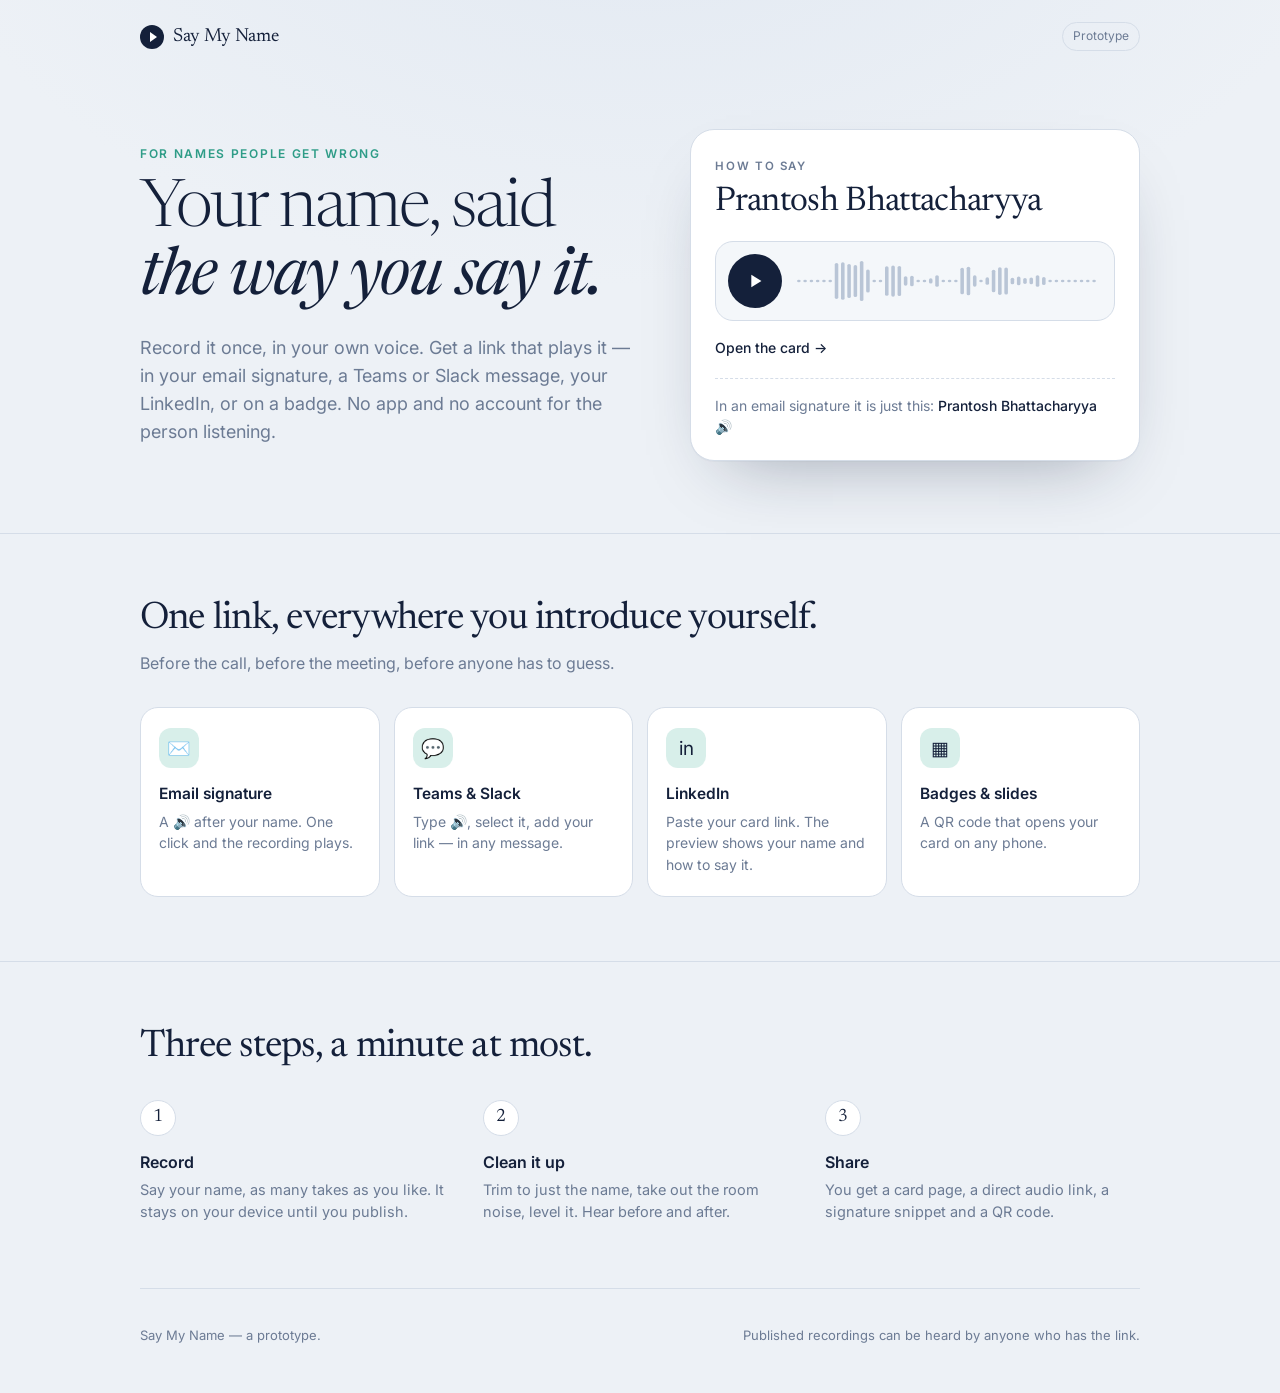
<file: docs/index.html>
<!DOCTYPE html>
<html lang="en">
<head>
<meta charset="utf-8">
<meta name="viewport" content="width=device-width, initial-scale=1">
<title>Say My Name</title>
<meta name="description" content="Record how your name is said, once. Get a link that plays it — in your email signature, Teams, Slack, LinkedIn, or on a badge.">
<meta property="og:type" content="website">
<meta property="og:site_name" content="Say My Name">
<meta property="og:title" content="Say My Name — your name, said the way you say it">
<meta property="og:description" content="Record it once. Get a link that plays it, anywhere you introduce yourself.">
<meta property="og:image" content="https://say.tapspent.in/prantosh-bhattacharyya/card.png">
<meta name="twitter:card" content="summary_large_image">
<link rel="icon" href="data:image/svg+xml,%3Csvg xmlns='http://www.w3.org/2000/svg' viewBox='0 0 32 32'%3E%3Ccircle cx='16' cy='16' r='16' fill='%2314203A'/%3E%3Cpath d='M12 9.5v13l10-6.5z' fill='%23fff'/%3E%3C/svg%3E">
<link rel="preconnect" href="https://fonts.googleapis.com"><link rel="preconnect" href="https://fonts.gstatic.com" crossorigin>
<link href="https://fonts.googleapis.com/css2?family=Newsreader:ital,opsz,wght@0,6..72,300;0,6..72,400;1,6..72,400&family=Inter:wght@400;500;600&display=swap" rel="stylesheet">
<style>
  :root{
    --paper:#EDF1F6;--paper-2:#E2E9F2;--ink:#14203A;--ink-soft:#6C7B94;--line:#D5DDE8;
    --card:#FFFFFF;--well:#F4F7FA;--accent:#2E9C87;--accent-soft:#D8EFEA;--bar:#B9C5D6;
  }
  @media (prefers-color-scheme:dark){
    :root:not([data-theme="light"]){
      --paper:#0D1422;--paper-2:#111B2E;--ink:#E8EDF5;--ink-soft:#8E9BB2;--line:#223049;
      --card:#151F33;--well:#1B263D;--accent:#4FC3AA;--accent-soft:#17362F;--bar:#3A4A66;
    }
  }
  *{box-sizing:border-box}
  html,body{margin:0}
  body{
    background:radial-gradient(1200px 700px at 50% -15%, var(--paper-2), var(--paper) 60%) fixed, var(--paper);
    color:var(--ink);font-family:Inter,-apple-system,BlinkMacSystemFont,"Segoe UI",sans-serif;
    -webkit-font-smoothing:antialiased;line-height:1.55;
  }
  .wrap{max-width:1040px;margin:0 auto;padding:0 20px}
  header{display:flex;align-items:center;justify-content:space-between;padding:22px 0}
  .brand{display:flex;align-items:center;gap:9px;color:var(--ink);text-decoration:none;font-family:Newsreader,Georgia,serif;font-size:19px}
  .brand i{width:24px;height:24px;border-radius:50%;background:var(--ink);display:grid;place-items:center}
  .brand i::after{content:"";border-left:7.5px solid var(--card);border-top:5px solid transparent;border-bottom:5px solid transparent;margin-left:2px}
  .tag{font-size:12px;color:var(--ink-soft);border:1px solid var(--line);border-radius:999px;padding:4px 10px}

  .hero{display:grid;grid-template-columns:1.1fr 1fr;gap:56px;align-items:center;padding:56px 0 72px}
  .eyebrow{font-size:12px;font-weight:600;letter-spacing:.14em;text-transform:uppercase;color:var(--accent)}
  h1{font-family:Newsreader,Georgia,serif;font-weight:300;font-size:clamp(40px,6.2vw,66px);line-height:1.02;letter-spacing:-0.03em;margin:14px 0 0}
  h1 em{font-style:italic;font-weight:400}
  .lede{font-size:18px;color:var(--ink-soft);margin:22px 0 0;max-width:30em}

  .demo{background:var(--card);border:1px solid var(--line);border-radius:24px;padding:28px 24px 22px;
        box-shadow:0 1px 0 rgba(20,32,58,.03),0 30px 70px -36px rgba(20,32,58,.4)}
  .demo .k{font-size:11.5px;font-weight:600;letter-spacing:.14em;text-transform:uppercase;color:var(--ink-soft)}
  .demo h2{font-family:Newsreader,Georgia,serif;font-weight:400;font-size:34px;line-height:1.08;letter-spacing:-0.02em;margin:8px 0 0}
  .player{margin-top:20px;display:flex;align-items:center;gap:14px;padding:12px 16px 12px 12px;background:var(--well);border:1px solid var(--line);border-radius:18px}
  .play{flex:none;width:54px;height:54px;border-radius:50%;border:none;cursor:pointer;background:var(--ink);color:var(--card);display:grid;place-items:center;transition:transform .08s,background .15s}
  .play:active{transform:scale(.95)} .play:focus-visible{outline:3px solid var(--accent);outline-offset:3px}
  .play svg{width:22px;height:22px} .play .pause{display:none}
  .play.on{background:var(--accent)} .play.on .tri{display:none} .play.on .pause{display:block}
  .wave{flex:1;min-width:0} .wave svg{display:block;width:100%;height:40px}
  .wave .base rect{fill:var(--bar)} .wave .done rect{fill:var(--accent)}
  .demo .open{display:inline-flex;gap:6px;margin-top:16px;font-size:14px;font-weight:500;color:var(--ink);text-decoration:none}
  .demo .open:hover{color:var(--accent)}
  .sig{margin-top:18px;padding-top:16px;border-top:1px dashed var(--line);font-size:14px;color:var(--ink-soft)}
  .sig b{color:var(--ink);font-weight:500}

  section{padding:64px 0;border-top:1px solid var(--line)}
  h3{font-family:Newsreader,Georgia,serif;font-weight:400;font-size:clamp(28px,3.6vw,38px);letter-spacing:-0.02em;margin:0;max-width:18em;line-height:1.12}
  .sub{color:var(--ink-soft);margin:10px 0 0;max-width:36em}
  .grid{display:grid;grid-template-columns:repeat(4,1fr);gap:14px;margin-top:32px}
  .tile{background:var(--card);border:1px solid var(--line);border-radius:18px;padding:20px 18px}
  .tile .ic{width:40px;height:40px;border-radius:12px;background:var(--accent-soft);display:grid;place-items:center;font-size:19px}
  .tile h4{margin:14px 0 4px;font-size:15.5px;font-weight:600}
  .tile p{margin:0;font-size:14px;color:var(--ink-soft)}
  .steps{display:grid;grid-template-columns:repeat(3,1fr);gap:28px;margin-top:32px;counter-reset:s}
  .step{counter-increment:s}
  .step::before{content:counter(s);display:grid;place-items:center;width:34px;height:34px;border-radius:50%;
        border:1px solid var(--line);font-family:Newsreader,Georgia,serif;font-size:18px;background:var(--card)}
  .step h4{margin:14px 0 4px;font-size:16px;font-weight:600}
  .step p{margin:0;font-size:14.5px;color:var(--ink-soft)}
  footer{padding:36px 0 48px;border-top:1px solid var(--line);font-size:13px;color:var(--ink-soft);display:flex;justify-content:space-between;gap:16px;flex-wrap:wrap}

  @media (max-width:860px){
    .hero{grid-template-columns:1fr;gap:36px;padding:28px 0 52px}
    .grid{grid-template-columns:1fr 1fr}
    .steps{grid-template-columns:1fr;gap:22px}
  }
  @media (max-width:480px){ .grid{grid-template-columns:1fr} .tag{display:none} }
</style>
</head>
<body>
<div class="wrap">
  <header>
    <a class="brand" href="/"><i></i>Say My Name</a>
    <span class="tag">Prototype</span>
  </header>

  <div class="hero">
    <div>
      <div class="eyebrow">For names people get wrong</div>
      <h1>Your name, said <em>the way you say it.</em></h1>
      <p class="lede">Record it once, in your own voice. Get a link that plays it — in your email signature, a Teams or Slack message, your LinkedIn, or on a badge. No app and no account for the person listening.</p>
    </div>

    <div class="demo">
      <div class="k">How to say</div>
      <h2>Prantosh Bhattacharyya</h2>
      <div class="player">
        <button class="play" id="play" aria-label="Play an example">
          <svg class="tri" viewBox="0 0 24 24" fill="currentColor" aria-hidden="true"><path d="M8 5.2v13.6L19 12z"/></svg>
          <svg class="pause" viewBox="0 0 24 24" fill="currentColor" aria-hidden="true"><rect x="6.5" y="5" width="4" height="14" rx="1.2"/><rect x="13.5" y="5" width="4" height="14" rx="1.2"/></svg>
        </button>
        <div class="wave" aria-hidden="true">
          <svg viewBox="0 0 288 44" preserveAspectRatio="none">
            <defs><clipPath id="cp"><rect id="cpr" x="0" y="0" width="0" height="44"/></clipPath></defs>
            <g class="base"><rect x="1" y="20.5" width="3.4" height="3.0" rx="1.7"/><rect x="7" y="20.5" width="3.4" height="3.0" rx="1.7"/><rect x="13" y="20.5" width="3.4" height="3.0" rx="1.7"/><rect x="19" y="20.5" width="3.4" height="3.0" rx="1.7"/><rect x="25" y="20.5" width="3.4" height="3.0" rx="1.7"/><rect x="31" y="20.5" width="3.4" height="3.0" rx="1.7"/><rect x="37" y="2.2" width="3.4" height="39.5" rx="1.7"/><rect x="43" y="1.3" width="3.4" height="41.4" rx="1.7"/><rect x="49" y="3.2" width="3.4" height="37.6" rx="1.7"/><rect x="55" y="4.5" width="3.4" height="35.1" rx="1.7"/><rect x="61" y="0.0" width="3.4" height="44.0" rx="1.7"/><rect x="67" y="9.4" width="3.4" height="25.3" rx="1.7"/><rect x="73" y="20.5" width="3.4" height="3.0" rx="1.7"/><rect x="79" y="20.5" width="3.4" height="3.0" rx="1.7"/><rect x="85" y="5.7" width="3.4" height="32.6" rx="1.7"/><rect x="91" y="4.9" width="3.4" height="34.3" rx="1.7"/><rect x="97" y="5.5" width="3.4" height="33.1" rx="1.7"/><rect x="103" y="16.8" width="3.4" height="10.3" rx="1.7"/><rect x="109" y="16.3" width="3.4" height="11.4" rx="1.7"/><rect x="115" y="20.5" width="3.4" height="3.0" rx="1.7"/><rect x="121" y="20.5" width="3.4" height="3.0" rx="1.7"/><rect x="127" y="19.1" width="3.4" height="5.7" rx="1.7"/><rect x="133" y="15.7" width="3.4" height="12.6" rx="1.7"/><rect x="139" y="20.5" width="3.4" height="3.0" rx="1.7"/><rect x="145" y="20.5" width="3.4" height="3.0" rx="1.7"/><rect x="151" y="20.5" width="3.4" height="3.0" rx="1.7"/><rect x="157" y="7.3" width="3.4" height="29.4" rx="1.7"/><rect x="163" y="6.3" width="3.4" height="31.3" rx="1.7"/><rect x="169" y="15.8" width="3.4" height="12.4" rx="1.7"/><rect x="175" y="20.5" width="3.4" height="3.0" rx="1.7"/><rect x="181" y="18.0" width="3.4" height="8.1" rx="1.7"/><rect x="187" y="9.5" width="3.4" height="25.0" rx="1.7"/><rect x="193" y="6.8" width="3.4" height="30.5" rx="1.7"/><rect x="199" y="7.2" width="3.4" height="29.6" rx="1.7"/><rect x="205" y="18.4" width="3.4" height="7.3" rx="1.7"/><rect x="211" y="17.1" width="3.4" height="9.7" rx="1.7"/><rect x="217" y="18.7" width="3.4" height="6.5" rx="1.7"/><rect x="223" y="18.2" width="3.4" height="7.5" rx="1.7"/><rect x="229" y="15.7" width="3.4" height="12.7" rx="1.7"/><rect x="235" y="17.5" width="3.4" height="8.9" rx="1.7"/><rect x="241" y="20.5" width="3.4" height="3.0" rx="1.7"/><rect x="247" y="20.5" width="3.4" height="3.0" rx="1.7"/><rect x="253" y="20.5" width="3.4" height="3.0" rx="1.7"/><rect x="259" y="20.5" width="3.4" height="3.0" rx="1.7"/><rect x="265" y="20.5" width="3.4" height="3.0" rx="1.7"/><rect x="271" y="20.5" width="3.4" height="3.0" rx="1.7"/><rect x="277" y="20.5" width="3.4" height="3.0" rx="1.7"/><rect x="283" y="20.5" width="3.4" height="3.0" rx="1.7"/></g><g class="done" clip-path="url(#cp)"><rect x="1" y="20.5" width="3.4" height="3.0" rx="1.7"/><rect x="7" y="20.5" width="3.4" height="3.0" rx="1.7"/><rect x="13" y="20.5" width="3.4" height="3.0" rx="1.7"/><rect x="19" y="20.5" width="3.4" height="3.0" rx="1.7"/><rect x="25" y="20.5" width="3.4" height="3.0" rx="1.7"/><rect x="31" y="20.5" width="3.4" height="3.0" rx="1.7"/><rect x="37" y="2.2" width="3.4" height="39.5" rx="1.7"/><rect x="43" y="1.3" width="3.4" height="41.4" rx="1.7"/><rect x="49" y="3.2" width="3.4" height="37.6" rx="1.7"/><rect x="55" y="4.5" width="3.4" height="35.1" rx="1.7"/><rect x="61" y="0.0" width="3.4" height="44.0" rx="1.7"/><rect x="67" y="9.4" width="3.4" height="25.3" rx="1.7"/><rect x="73" y="20.5" width="3.4" height="3.0" rx="1.7"/><rect x="79" y="20.5" width="3.4" height="3.0" rx="1.7"/><rect x="85" y="5.7" width="3.4" height="32.6" rx="1.7"/><rect x="91" y="4.9" width="3.4" height="34.3" rx="1.7"/><rect x="97" y="5.5" width="3.4" height="33.1" rx="1.7"/><rect x="103" y="16.8" width="3.4" height="10.3" rx="1.7"/><rect x="109" y="16.3" width="3.4" height="11.4" rx="1.7"/><rect x="115" y="20.5" width="3.4" height="3.0" rx="1.7"/><rect x="121" y="20.5" width="3.4" height="3.0" rx="1.7"/><rect x="127" y="19.1" width="3.4" height="5.7" rx="1.7"/><rect x="133" y="15.7" width="3.4" height="12.6" rx="1.7"/><rect x="139" y="20.5" width="3.4" height="3.0" rx="1.7"/><rect x="145" y="20.5" width="3.4" height="3.0" rx="1.7"/><rect x="151" y="20.5" width="3.4" height="3.0" rx="1.7"/><rect x="157" y="7.3" width="3.4" height="29.4" rx="1.7"/><rect x="163" y="6.3" width="3.4" height="31.3" rx="1.7"/><rect x="169" y="15.8" width="3.4" height="12.4" rx="1.7"/><rect x="175" y="20.5" width="3.4" height="3.0" rx="1.7"/><rect x="181" y="18.0" width="3.4" height="8.1" rx="1.7"/><rect x="187" y="9.5" width="3.4" height="25.0" rx="1.7"/><rect x="193" y="6.8" width="3.4" height="30.5" rx="1.7"/><rect x="199" y="7.2" width="3.4" height="29.6" rx="1.7"/><rect x="205" y="18.4" width="3.4" height="7.3" rx="1.7"/><rect x="211" y="17.1" width="3.4" height="9.7" rx="1.7"/><rect x="217" y="18.7" width="3.4" height="6.5" rx="1.7"/><rect x="223" y="18.2" width="3.4" height="7.5" rx="1.7"/><rect x="229" y="15.7" width="3.4" height="12.7" rx="1.7"/><rect x="235" y="17.5" width="3.4" height="8.9" rx="1.7"/><rect x="241" y="20.5" width="3.4" height="3.0" rx="1.7"/><rect x="247" y="20.5" width="3.4" height="3.0" rx="1.7"/><rect x="253" y="20.5" width="3.4" height="3.0" rx="1.7"/><rect x="259" y="20.5" width="3.4" height="3.0" rx="1.7"/><rect x="265" y="20.5" width="3.4" height="3.0" rx="1.7"/><rect x="271" y="20.5" width="3.4" height="3.0" rx="1.7"/><rect x="277" y="20.5" width="3.4" height="3.0" rx="1.7"/><rect x="283" y="20.5" width="3.4" height="3.0" rx="1.7"/></g>
          </svg>
        </div>
      </div>
      <a class="open" href="/prantosh-bhattacharyya/">Open the card &rarr;</a>
      <div class="sig">In an email signature it is just this: <b>Prantosh Bhattacharyya</b> <a href="/prantosh-bhattacharyya.m4a" style="text-decoration:none">🔊</a></div>
    </div>
  </div>
</div>

<section>
  <div class="wrap">
    <h3>One link, everywhere you introduce yourself.</h3>
    <p class="sub">Before the call, before the meeting, before anyone has to guess.</p>
    <div class="grid">
      <div class="tile"><div class="ic">✉️</div><h4>Email signature</h4><p>A 🔊 after your name. One click and the recording plays.</p></div>
      <div class="tile"><div class="ic">💬</div><h4>Teams &amp; Slack</h4><p>Type 🔊, select it, add your link — in any message.</p></div>
      <div class="tile"><div class="ic">in</div><h4>LinkedIn</h4><p>Paste your card link. The preview shows your name and how to say it.</p></div>
      <div class="tile"><div class="ic">▦</div><h4>Badges &amp; slides</h4><p>A QR code that opens your card on any phone.</p></div>
    </div>
  </div>
</section>

<section>
  <div class="wrap">
    <h3>Three steps, a minute at most.</h3>
    <div class="steps">
      <div class="step"><h4>Record</h4><p>Say your name, as many takes as you like. It stays on your device until you publish.</p></div>
      <div class="step"><h4>Clean it up</h4><p>Trim to just the name, take out the room noise, level it. Hear before and after.</p></div>
      <div class="step"><h4>Share</h4><p>You get a card page, a direct audio link, a signature snippet and a QR code.</p></div>
    </div>
  </div>
</section>

<div class="wrap">
  <footer>
    <span>Say My Name — a prototype.</span>
    <span>Published recordings can be heard by anyone who has the link.</span>
  </footer>
</div>

<audio id="a" src="/prantosh-bhattacharyya.m4a" preload="none"></audio>
<script>
(function(){
  const a = document.getElementById('a'), b = document.getElementById('play'), clip = document.getElementById('cpr');
  let raf = 0;
  function draw(){
    const d = isFinite(a.duration) && a.duration > 0 ? a.duration : 1;
    clip.setAttribute('width', (Math.min(1, a.currentTime/d) * 288).toFixed(1));
    if(!a.paused) raf = requestAnimationFrame(draw);
  }
  b.addEventListener('click', () => {
    if(!a.paused){ a.pause(); return; }
    if(a.ended) a.currentTime = 0;
    a.play().catch(()=>{});
  });
  a.addEventListener('play', () => { b.classList.add('on'); b.setAttribute('aria-label','Pause'); cancelAnimationFrame(raf); draw(); });
  a.addEventListener('pause', () => { b.classList.remove('on'); b.setAttribute('aria-label','Play an example'); draw(); });
  a.addEventListener('ended', () => { a.currentTime = 0; draw(); });
})();
</script>
</body>
</html>
</file>
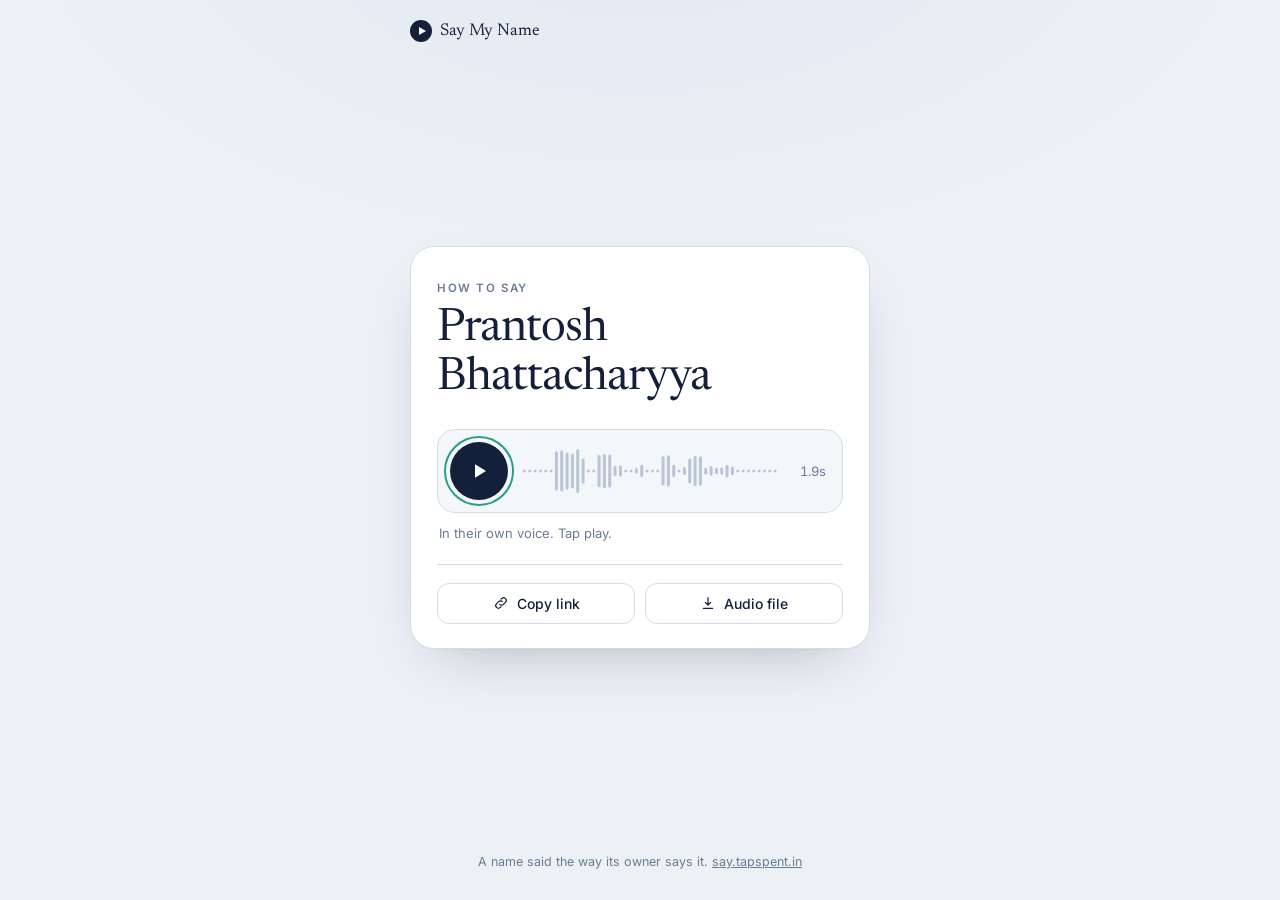
<file: docs/prantosh-bhattacharyya/index.html>
<!DOCTYPE html>
<html lang="en">
<head>
<meta charset="utf-8">
<meta name="viewport" content="width=device-width, initial-scale=1">
<title>How to say Prantosh Bhattacharyya</title>
<meta name="description" content="Tap to hear how Prantosh Bhattacharyya says it.">
<meta name="theme-color" content="#EDF1F6">
<meta property="og:type" content="website">
<meta property="og:site_name" content="Say My Name">
<meta property="og:title" content="🔊 Prantosh Bhattacharyya">
<meta property="og:description" content="Tap to hear how Prantosh Bhattacharyya says it.">
<meta property="og:url" content="https://say.tapspent.in/prantosh-bhattacharyya/">
<meta property="og:image" content="https://say.tapspent.in/prantosh-bhattacharyya/card.png">
<meta property="og:image:width" content="1200">
<meta property="og:image:height" content="630">
<meta property="og:audio" content="https://say.tapspent.in/prantosh-bhattacharyya.m4a">
<meta property="og:audio:type" content="audio/mp4">
<meta name="twitter:card" content="summary_large_image">
<link rel="icon" href="data:image/svg+xml,%3Csvg xmlns='http://www.w3.org/2000/svg' viewBox='0 0 32 32'%3E%3Ccircle cx='16' cy='16' r='16' fill='%2314203A'/%3E%3Cpath d='M12 9.5v13l10-6.5z' fill='%23fff'/%3E%3C/svg%3E">
<link rel="preconnect" href="https://fonts.googleapis.com"><link rel="preconnect" href="https://fonts.gstatic.com" crossorigin><link href="https://fonts.googleapis.com/css2?family=Newsreader:ital,opsz,wght@0,6..72,300;0,6..72,400;1,6..72,400&family=Inter:wght@400;500;600&display=swap" rel="stylesheet">
<style>
  :root{
    --paper:#EDF1F6;--paper-2:#E2E9F2;--ink:#14203A;--ink-soft:#6C7B94;--line:#D5DDE8;
    --card:#FFFFFF;--well:#F4F7FA;--accent:#2E9C87;--accent-soft:#D8EFEA;--bar:#B9C5D6;
  }
  @media (prefers-color-scheme:dark){
    :root:not([data-theme="light"]){
      --paper:#0D1422;--paper-2:#111B2E;--ink:#E8EDF5;--ink-soft:#8E9BB2;--line:#223049;
      --card:#151F33;--well:#1B263D;--accent:#4FC3AA;--accent-soft:#17362F;--bar:#3A4A66;
    }
  }
  *{box-sizing:border-box}
  html,body{margin:0}
  body{
    min-height:100vh;display:flex;flex-direction:column;align-items:center;
    background:radial-gradient(1100px 600px at 50% -10%, var(--paper-2), var(--paper) 60%) fixed, var(--paper);
    color:var(--ink);padding:20px 16px 28px;
    font-family:Inter,-apple-system,BlinkMacSystemFont,"Segoe UI",sans-serif;-webkit-font-smoothing:antialiased;
  }
  .top{width:100%;max-width:460px;display:flex;justify-content:space-between;align-items:center}
  .brand{display:flex;align-items:center;gap:8px;color:var(--ink);text-decoration:none;
         font-family:Newsreader,Georgia,serif;font-size:17px}
  .brand i{width:22px;height:22px;border-radius:50%;background:var(--ink);display:grid;place-items:center}
  .brand i::after{content:"";border-left:7px solid var(--card);border-top:4.5px solid transparent;border-bottom:4.5px solid transparent;margin-left:2px}
  main{flex:1;display:flex;align-items:center;width:100%;max-width:460px}
  .card{
    width:100%;background:var(--card);border:1px solid var(--line);border-radius:24px;
    padding:34px 26px 24px;box-shadow:0 1px 0 rgba(20,32,58,.03),0 24px 60px -32px rgba(20,32,58,.35);
  }
  .eyebrow{font-size:11.5px;font-weight:600;letter-spacing:.14em;text-transform:uppercase;color:var(--ink-soft)}
  h1{font-family:Newsreader,Georgia,serif;font-weight:400;font-size:clamp(34px,9vw,46px);line-height:1.06;
     letter-spacing:-0.022em;margin:10px 0 0;word-break:break-word}
  .phon{display:inline-flex;align-items:center;gap:8px;margin-top:14px;padding:6px 12px 6px 10px;
        border-radius:999px;background:var(--accent-soft);color:var(--ink);font-size:15.5px}
  .phon b{font-weight:600;letter-spacing:.02em}
  .phon span{font-size:12px;color:var(--ink-soft)}

  .player{margin-top:26px;display:flex;align-items:center;gap:14px;padding:12px 16px 12px 12px;
          background:var(--well);border:1px solid var(--line);border-radius:18px}
  .play{flex:none;width:58px;height:58px;border-radius:50%;border:none;cursor:pointer;
        background:var(--ink);color:var(--card);display:grid;place-items:center;position:relative;
        transition:transform .08s ease, background .15s}
  .play:active{transform:scale(.95)}
  .play:focus-visible{outline:3px solid var(--accent);outline-offset:3px}
  .play svg{width:24px;height:24px}
  .play .pause{display:none}
  .play.on{background:var(--accent)}
  .play.on .tri{display:none} .play.on .pause{display:block}
  .play.nudge::before{content:"";position:absolute;inset:-6px;border-radius:50%;border:2px solid var(--accent);
        animation:ring 1.6s ease-out infinite}
  @keyframes ring{from{opacity:.9;transform:scale(.92)}to{opacity:0;transform:scale(1.25)}}
  @media (prefers-reduced-motion:reduce){.play.nudge::before{animation:none;opacity:.7}}
  .wave{flex:1;min-width:0;cursor:pointer}
  .wave svg{display:block;width:100%;height:44px}
  .wave .base rect{fill:var(--bar)}
  .wave .done rect{fill:var(--accent)}
  .time{flex:none;font-size:13px;color:var(--ink-soft);font-variant-numeric:tabular-nums;min-width:34px;text-align:right}
  .hint{font-size:13px;color:var(--ink-soft);margin:12px 2px 0;min-height:1.3em}

  .actions{display:flex;gap:10px;margin-top:22px;padding-top:18px;border-top:1px solid var(--line)}
  .actions button,.actions a{
    flex:1;display:flex;align-items:center;justify-content:center;gap:8px;
    font:500 14px Inter,sans-serif;color:var(--ink);background:transparent;text-decoration:none;
    border:1px solid var(--line);border-radius:12px;padding:11px 12px;cursor:pointer;
  }
  .actions button:hover,.actions a:hover{background:var(--well)}
  .actions svg{width:16px;height:16px}
  footer{font-size:12.5px;color:var(--ink-soft);text-align:center;max-width:460px;line-height:1.5}
  footer a{color:inherit}
</style>
</head>
<body>
<header class="top">
  <a class="brand" href="/"><i></i>Say My Name</a>
</header>

<main>
  <article class="card">
    <div class="eyebrow">How to say</div>
    <h1>Prantosh Bhattacharyya</h1>
    

    <div class="player">
      <button class="play" id="play" aria-label="Play how Prantosh Bhattacharyya is said">
        <svg class="tri" viewBox="0 0 24 24" fill="currentColor" aria-hidden="true"><path d="M8 5.2v13.6L19 12z"/></svg>
        <svg class="pause" viewBox="0 0 24 24" fill="currentColor" aria-hidden="true"><rect x="6.5" y="5" width="4" height="14" rx="1.2"/><rect x="13.5" y="5" width="4" height="14" rx="1.2"/></svg>
      </button>
      <div class="wave" id="wave" role="slider" aria-label="Position" aria-valuemin="0" aria-valuemax="100" aria-valuenow="0" tabindex="-1">
        <svg viewBox="0 0 288 44" preserveAspectRatio="none" aria-hidden="true">
          <defs><clipPath id="cp"><rect id="cpr" x="0" y="0" width="0" height="44"/></clipPath></defs>
          <g class="base"><rect x="1" y="20.5" width="3.4" height="3.0" rx="1.7"/><rect x="7" y="20.5" width="3.4" height="3.0" rx="1.7"/><rect x="13" y="20.5" width="3.4" height="3.0" rx="1.7"/><rect x="19" y="20.5" width="3.4" height="3.0" rx="1.7"/><rect x="25" y="20.5" width="3.4" height="3.0" rx="1.7"/><rect x="31" y="20.5" width="3.4" height="3.0" rx="1.7"/><rect x="37" y="2.2" width="3.4" height="39.5" rx="1.7"/><rect x="43" y="1.3" width="3.4" height="41.4" rx="1.7"/><rect x="49" y="3.2" width="3.4" height="37.6" rx="1.7"/><rect x="55" y="4.5" width="3.4" height="35.1" rx="1.7"/><rect x="61" y="0.0" width="3.4" height="44.0" rx="1.7"/><rect x="67" y="9.4" width="3.4" height="25.3" rx="1.7"/><rect x="73" y="20.5" width="3.4" height="3.0" rx="1.7"/><rect x="79" y="20.5" width="3.4" height="3.0" rx="1.7"/><rect x="85" y="5.7" width="3.4" height="32.6" rx="1.7"/><rect x="91" y="4.9" width="3.4" height="34.3" rx="1.7"/><rect x="97" y="5.5" width="3.4" height="33.1" rx="1.7"/><rect x="103" y="16.8" width="3.4" height="10.3" rx="1.7"/><rect x="109" y="16.3" width="3.4" height="11.4" rx="1.7"/><rect x="115" y="20.5" width="3.4" height="3.0" rx="1.7"/><rect x="121" y="20.5" width="3.4" height="3.0" rx="1.7"/><rect x="127" y="19.1" width="3.4" height="5.7" rx="1.7"/><rect x="133" y="15.7" width="3.4" height="12.6" rx="1.7"/><rect x="139" y="20.5" width="3.4" height="3.0" rx="1.7"/><rect x="145" y="20.5" width="3.4" height="3.0" rx="1.7"/><rect x="151" y="20.5" width="3.4" height="3.0" rx="1.7"/><rect x="157" y="7.3" width="3.4" height="29.4" rx="1.7"/><rect x="163" y="6.3" width="3.4" height="31.3" rx="1.7"/><rect x="169" y="15.8" width="3.4" height="12.4" rx="1.7"/><rect x="175" y="20.5" width="3.4" height="3.0" rx="1.7"/><rect x="181" y="18.0" width="3.4" height="8.1" rx="1.7"/><rect x="187" y="9.5" width="3.4" height="25.0" rx="1.7"/><rect x="193" y="6.8" width="3.4" height="30.5" rx="1.7"/><rect x="199" y="7.2" width="3.4" height="29.6" rx="1.7"/><rect x="205" y="18.4" width="3.4" height="7.3" rx="1.7"/><rect x="211" y="17.1" width="3.4" height="9.7" rx="1.7"/><rect x="217" y="18.7" width="3.4" height="6.5" rx="1.7"/><rect x="223" y="18.2" width="3.4" height="7.5" rx="1.7"/><rect x="229" y="15.7" width="3.4" height="12.7" rx="1.7"/><rect x="235" y="17.5" width="3.4" height="8.9" rx="1.7"/><rect x="241" y="20.5" width="3.4" height="3.0" rx="1.7"/><rect x="247" y="20.5" width="3.4" height="3.0" rx="1.7"/><rect x="253" y="20.5" width="3.4" height="3.0" rx="1.7"/><rect x="259" y="20.5" width="3.4" height="3.0" rx="1.7"/><rect x="265" y="20.5" width="3.4" height="3.0" rx="1.7"/><rect x="271" y="20.5" width="3.4" height="3.0" rx="1.7"/><rect x="277" y="20.5" width="3.4" height="3.0" rx="1.7"/><rect x="283" y="20.5" width="3.4" height="3.0" rx="1.7"/></g>
          <g class="done" clip-path="url(#cp)"><rect x="1" y="20.5" width="3.4" height="3.0" rx="1.7"/><rect x="7" y="20.5" width="3.4" height="3.0" rx="1.7"/><rect x="13" y="20.5" width="3.4" height="3.0" rx="1.7"/><rect x="19" y="20.5" width="3.4" height="3.0" rx="1.7"/><rect x="25" y="20.5" width="3.4" height="3.0" rx="1.7"/><rect x="31" y="20.5" width="3.4" height="3.0" rx="1.7"/><rect x="37" y="2.2" width="3.4" height="39.5" rx="1.7"/><rect x="43" y="1.3" width="3.4" height="41.4" rx="1.7"/><rect x="49" y="3.2" width="3.4" height="37.6" rx="1.7"/><rect x="55" y="4.5" width="3.4" height="35.1" rx="1.7"/><rect x="61" y="0.0" width="3.4" height="44.0" rx="1.7"/><rect x="67" y="9.4" width="3.4" height="25.3" rx="1.7"/><rect x="73" y="20.5" width="3.4" height="3.0" rx="1.7"/><rect x="79" y="20.5" width="3.4" height="3.0" rx="1.7"/><rect x="85" y="5.7" width="3.4" height="32.6" rx="1.7"/><rect x="91" y="4.9" width="3.4" height="34.3" rx="1.7"/><rect x="97" y="5.5" width="3.4" height="33.1" rx="1.7"/><rect x="103" y="16.8" width="3.4" height="10.3" rx="1.7"/><rect x="109" y="16.3" width="3.4" height="11.4" rx="1.7"/><rect x="115" y="20.5" width="3.4" height="3.0" rx="1.7"/><rect x="121" y="20.5" width="3.4" height="3.0" rx="1.7"/><rect x="127" y="19.1" width="3.4" height="5.7" rx="1.7"/><rect x="133" y="15.7" width="3.4" height="12.6" rx="1.7"/><rect x="139" y="20.5" width="3.4" height="3.0" rx="1.7"/><rect x="145" y="20.5" width="3.4" height="3.0" rx="1.7"/><rect x="151" y="20.5" width="3.4" height="3.0" rx="1.7"/><rect x="157" y="7.3" width="3.4" height="29.4" rx="1.7"/><rect x="163" y="6.3" width="3.4" height="31.3" rx="1.7"/><rect x="169" y="15.8" width="3.4" height="12.4" rx="1.7"/><rect x="175" y="20.5" width="3.4" height="3.0" rx="1.7"/><rect x="181" y="18.0" width="3.4" height="8.1" rx="1.7"/><rect x="187" y="9.5" width="3.4" height="25.0" rx="1.7"/><rect x="193" y="6.8" width="3.4" height="30.5" rx="1.7"/><rect x="199" y="7.2" width="3.4" height="29.6" rx="1.7"/><rect x="205" y="18.4" width="3.4" height="7.3" rx="1.7"/><rect x="211" y="17.1" width="3.4" height="9.7" rx="1.7"/><rect x="217" y="18.7" width="3.4" height="6.5" rx="1.7"/><rect x="223" y="18.2" width="3.4" height="7.5" rx="1.7"/><rect x="229" y="15.7" width="3.4" height="12.7" rx="1.7"/><rect x="235" y="17.5" width="3.4" height="8.9" rx="1.7"/><rect x="241" y="20.5" width="3.4" height="3.0" rx="1.7"/><rect x="247" y="20.5" width="3.4" height="3.0" rx="1.7"/><rect x="253" y="20.5" width="3.4" height="3.0" rx="1.7"/><rect x="259" y="20.5" width="3.4" height="3.0" rx="1.7"/><rect x="265" y="20.5" width="3.4" height="3.0" rx="1.7"/><rect x="271" y="20.5" width="3.4" height="3.0" rx="1.7"/><rect x="277" y="20.5" width="3.4" height="3.0" rx="1.7"/><rect x="283" y="20.5" width="3.4" height="3.0" rx="1.7"/></g>
        </svg>
      </div>
      <div class="time" id="time">1.9s</div>
    </div>
    <p class="hint" id="hint">In their own voice. Tap play.</p>

    <div class="actions">
      <button id="copy"><svg viewBox="0 0 24 24" fill="none" stroke="currentColor" stroke-width="1.8" stroke-linecap="round" stroke-linejoin="round" aria-hidden="true"><path d="M10 14a4 4 0 0 0 5.66 0l3-3a4 4 0 0 0-5.66-5.66l-1 1"/><path d="M14 10a4 4 0 0 0-5.66 0l-3 3a4 4 0 0 0 5.66 5.66l1-1"/></svg><span>Copy link</span></button>
      <a href="https://say.tapspent.in/prantosh-bhattacharyya.m4a" download="prantosh-bhattacharyya.m4a"><svg viewBox="0 0 24 24" fill="none" stroke="currentColor" stroke-width="1.8" stroke-linecap="round" stroke-linejoin="round" aria-hidden="true"><path d="M12 4v11m0 0-4-4m4 4 4-4M5 20h14"/></svg><span>Audio file</span></a>
    </div>
  </article>
</main>

<footer>A name said the way its owner says it. <a href="/">say.tapspent.in</a></footer>

<audio id="a" src="../prantosh-bhattacharyya.m4a" preload="auto"></audio>
<script>
(function(){
  const a = document.getElementById('a'), btn = document.getElementById('play'),
        wave = document.getElementById('wave'), clip = document.getElementById('cpr'),
        time = document.getElementById('time'), hint = document.getElementById('hint');
  const W = 288, TOTAL = 1.912;
  let raf = 0;

  const dur = () => (isFinite(a.duration) && a.duration > 0) ? a.duration : TOTAL;
  function draw(){
    const f = Math.min(1, a.currentTime / dur());
    clip.setAttribute('width', (f*W).toFixed(1));
    wave.setAttribute('aria-valuenow', Math.round(f*100));
    time.textContent = a.paused && f === 0 ? dur().toFixed(1)+'s' : a.currentTime.toFixed(1)+'s';
    if(!a.paused) raf = requestAnimationFrame(draw);
  }
  function play(from){
    if(from != null) a.currentTime = from;
    else if(a.ended || a.currentTime >= dur() - 0.02) a.currentTime = 0;
    return a.play();
  }

  btn.addEventListener('click', () => {
    btn.classList.remove('nudge');
    if(!a.paused){ a.pause(); return; }
    play().catch(() => { hint.textContent = 'This browser would not play it. Try the audio file below.'; });
  });
  wave.addEventListener('click', e => {
    const r = wave.getBoundingClientRect();
    btn.classList.remove('nudge');
    play(Math.max(0, Math.min(1, (e.clientX - r.left)/r.width)) * dur()).catch(()=>{});
  });

  a.addEventListener('play', () => { btn.classList.add('on'); btn.setAttribute('aria-label','Pause'); hint.textContent = 'Playing…'; cancelAnimationFrame(raf); draw(); });
  a.addEventListener('pause', () => { btn.classList.remove('on'); btn.setAttribute('aria-label','Play'); draw(); });
  a.addEventListener('ended', () => { hint.textContent = 'Tap to hear it again.'; a.currentTime = 0; draw(); });
  a.addEventListener('seeked', draw);

  document.getElementById('copy').addEventListener('click', async () => {
    const url = location.href.split('#')[0];
    try{
      if(navigator.share && matchMedia('(pointer:coarse)').matches){ await navigator.share({title: document.title, url}); return; }
      await navigator.clipboard.writeText(url); hint.textContent = 'Link copied.';
    }catch(e){ hint.textContent = url; }
  });

  // Most browsers refuse sound on a page nobody has tapped yet. When one
  // allows it, play at once; otherwise draw the eye to the button.
  play().catch(() => btn.classList.add('nudge'));
})();
</script>
</body>
</html>
</file>
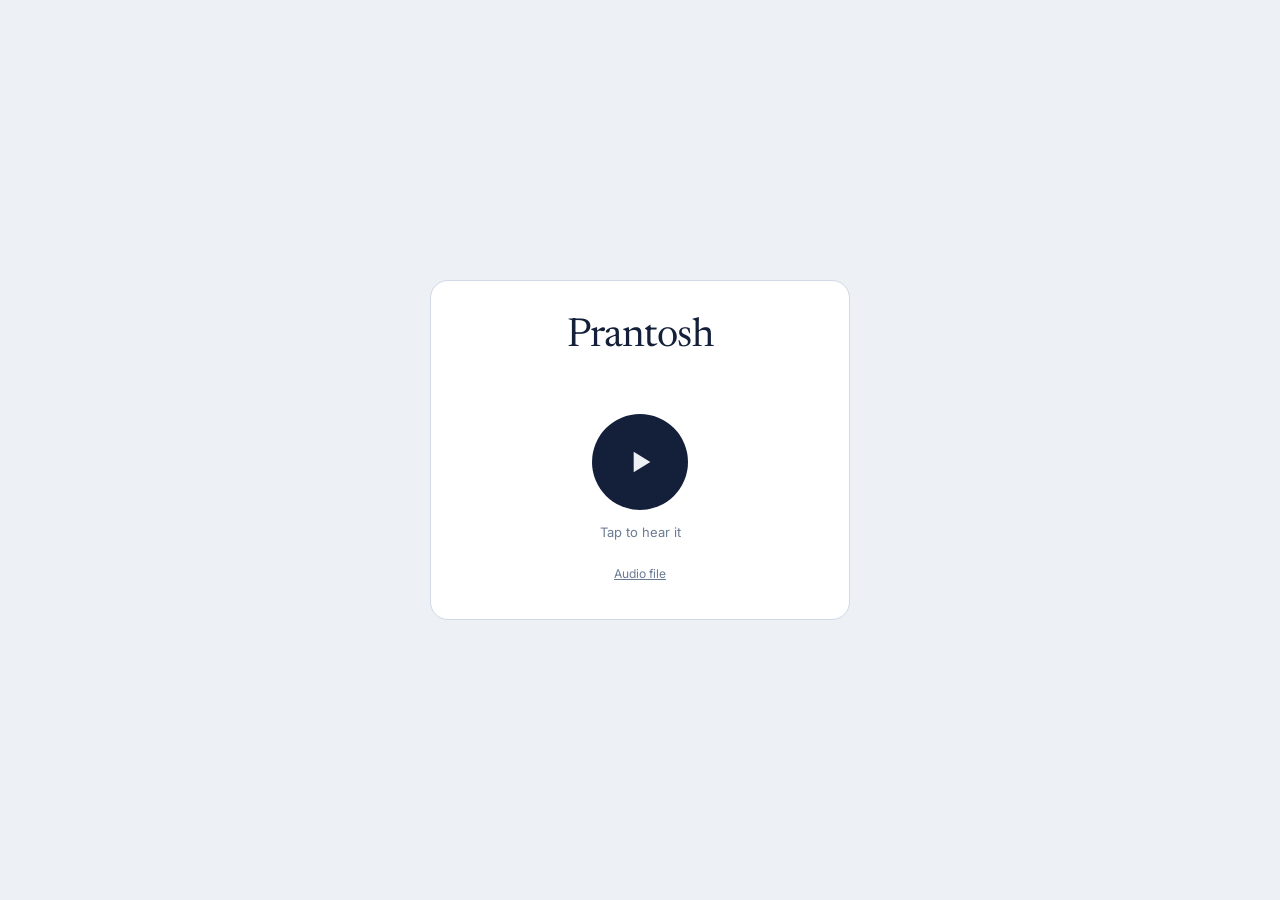
<file: docs/prantosh/index.html>
<!DOCTYPE html>
  <html lang="en">
  <head>
  <meta charset="utf-8">
  <meta name="viewport" content="width=device-width, initial-scale=1">
  <title>How to say Prantosh</title>
  <meta name="description" content="Tap to hear how Prantosh says it.">
  <meta property="og:type" content="website">
  <meta property="og:title" content="🔊 Prantosh">
  <meta property="og:description" content="Tap to hear how Prantosh says it.">
  <meta property="og:url" content="https://say.tapspent.in/prantosh/">
  <meta property="og:image" content="https://say.tapspent.in/prantosh/card.png">
  <meta property="og:image:width" content="1200">
  <meta property="og:image:height" content="630">
  <meta property="og:audio" content="https://say.tapspent.in/prantosh.m4a">
  <meta property="og:audio:type" content="audio/mp4">
  <meta name="twitter:card" content="summary_large_image">
  <link rel="preconnect" href="https://fonts.googleapis.com">
  <link rel="preconnect" href="https://fonts.gstatic.com" crossorigin>
  <link href="https://fonts.googleapis.com/css2?family=Newsreader:opsz,wght@6..72,300;6..72,400&family=Inter:wght@400;500&display=swap" rel="stylesheet">
  <style>
    :root{--paper:#EDF1F6;--ink:#14203A;--ink-soft:#6C7B94;--line:#CFD8E4;--live:#2E9C87;--card:#fff}
    @media (prefers-color-scheme:dark){
      :root{--paper:#0F1626;--ink:#E8EDF5;--ink-soft:#8E9BB2;--line:#26324A;--live:#4FC3AA;--card:#172036}
    }
    *{box-sizing:border-box}
    html,body{margin:0}
    body{
      min-height:100vh;display:flex;align-items:center;justify-content:center;
      background:var(--paper);color:var(--ink);padding:24px 16px;
      font-family:Inter,-apple-system,BlinkMacSystemFont,"Segoe UI",sans-serif;
    }
    .card{
      background:var(--card);border:1px solid var(--line);border-radius:18px;
      width:100%;max-width:420px;padding:34px 28px 26px;text-align:center;
    }
    h1{font-family:Newsreader,Georgia,serif;font-weight:400;font-size:40px;line-height:1.1;
       letter-spacing:-0.02em;margin:0;word-break:break-word}
    .phon{color:var(--ink-soft);font-size:17px;margin-top:10px;min-height:1em}
    button{
      margin:28px auto 0;width:96px;height:96px;border-radius:50%;
      border:none;background:var(--ink);color:var(--paper);cursor:pointer;
      display:flex;align-items:center;justify-content:center;
      transition:transform .08s, background .15s;
    }
    button:active{transform:scale(.96)}
    button:focus-visible{outline:3px solid var(--live);outline-offset:4px}
    button.on{background:var(--live)}
    button svg{width:38px;height:38px}
    .hint{font-size:13px;color:var(--ink-soft);margin-top:14px;min-height:1.3em}
    .foot{font-size:12px;color:var(--ink-soft);margin-top:26px}
    .foot a{color:inherit}
  </style>
  </head>
  <body>
  <main class="card">
    <h1>Prantosh</h1>
    <div class="phon"></div>
    <button id="play" aria-label="Play how Prantosh is said">
      <svg viewBox="0 0 24 24" fill="currentColor" aria-hidden="true"><path d="M8 5.5v13l10.5-6.5z"/></svg>
    </button>
    <div class="hint" id="hint">Tap to hear it</div>
    <p class="foot"><a href="https://say.tapspent.in/prantosh.m4a">Audio file</a></p>
  </main>
  <audio id="a" src="../prantosh.m4a" preload="auto"></audio>
  <script>
    const a = document.getElementById('a'), b = document.getElementById('play'), h = document.getElementById('hint');
    const play = () => { a.currentTime = 0; return a.play(); };
    b.addEventListener('click', () => { play().catch(() => { h.textContent = 'Could not play — try the audio file link.'; }); });
    a.addEventListener('play', () => { b.classList.add('on'); h.textContent = 'Playing…'; });
    a.addEventListener('ended', () => { b.classList.remove('on'); h.textContent = 'Tap to hear it again'; });
    // Browsers usually refuse sound on a page nobody has tapped yet; when one
    // allows it, play straight away, and otherwise the button is the way in.
    play().catch(() => {});
  </script>
  </body>
  </html>
</file>
